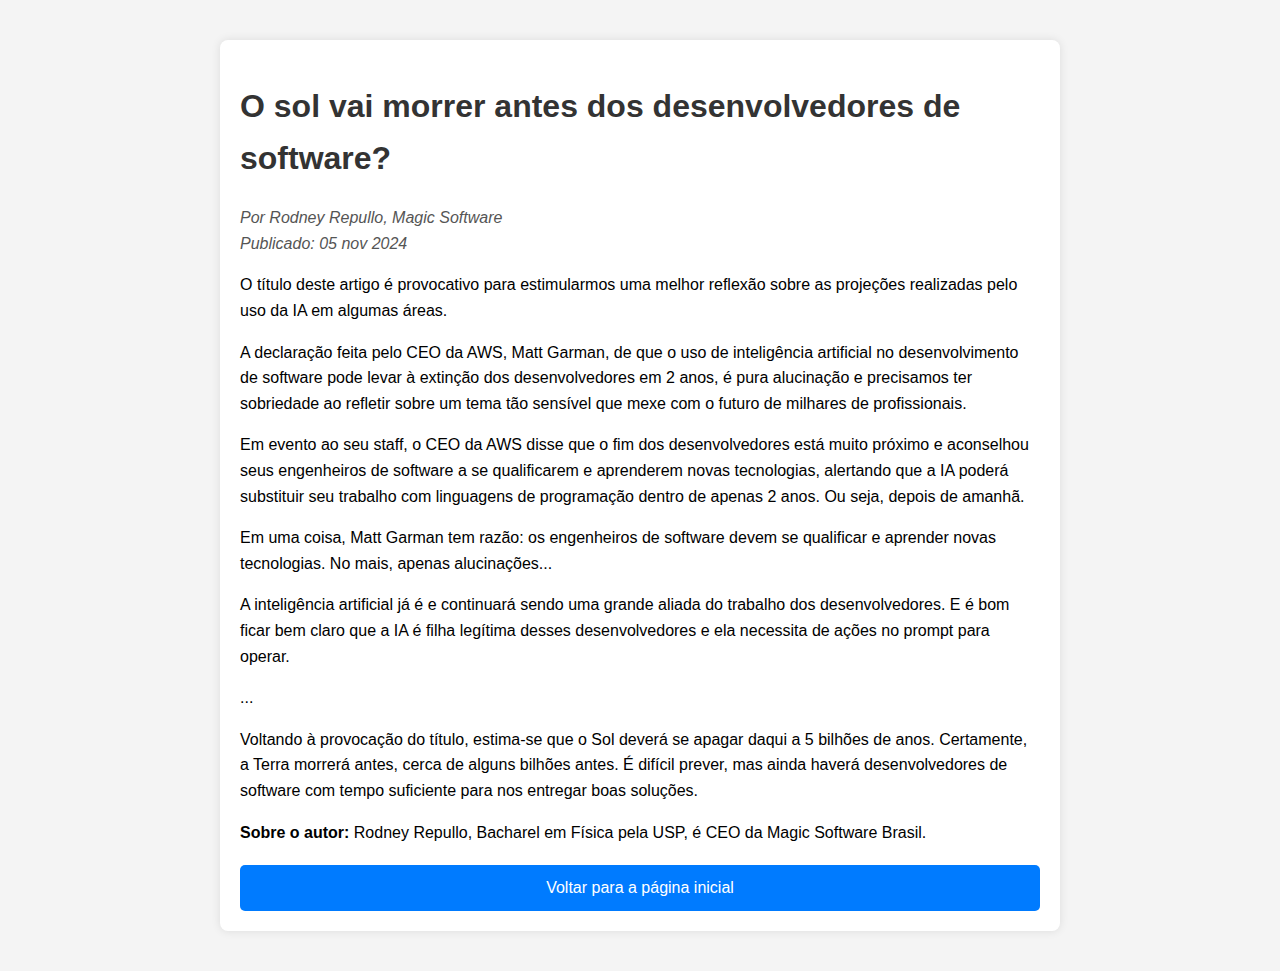
<file: paginaIA.html>
<!DOCTYPE html>
<html lang="pt-br">
<head>
    <meta charset="UTF-8">
    <meta name="viewport" content="width=device-width, initial-scale=1.0">
    <title>O sol vai morrer antes dos desenvolvedores de software?</title>
    <style>
        body {
            font-family: Arial, sans-serif;
            line-height: 1.6;
            margin: 20px;
            padding: 20px;
            background-color: #f4f4f4;
        }
        .container {
            max-width: 800px;
            margin: 0 auto;
            background: white;
            padding: 20px;
            border-radius: 8px;
            box-shadow: 0 0 10px rgba(0, 0, 0, 0.1);
            z-index: 10;
        }
        h1 {
            color: #333;
        }
        .author {
            font-style: italic;
            color: #555;
        }
        .back-link {
            display: block;
            margin-top: 20px;
            text-align: center;
            padding: 10px;
            background: #007BFF;
            color: white;
            text-decoration: none;
            border-radius: 5px;
        }
        .back-link:hover {
            background: #0056b3;
        }
        
    </style>
</head>
<body>

    <div class="container">
        <h1>O sol vai morrer antes dos desenvolvedores de software?</h1>
        <p class="author">Por Rodney Repullo, Magic Software<br>Publicado: 05 nov 2024</p>
        <p>O título deste artigo é provocativo para estimularmos uma melhor reflexão sobre as projeções realizadas pelo uso da IA em algumas áreas.</p>
        <p>A declaração feita pelo CEO da AWS, Matt Garman, de que o uso de inteligência artificial no desenvolvimento de software pode levar à extinção dos desenvolvedores em 2 anos, é pura alucinação e precisamos ter sobriedade ao refletir sobre um tema tão sensível que mexe com o futuro de milhares de profissionais.</p>
        <p>Em evento ao seu staff, o CEO da AWS disse que o fim dos desenvolvedores está muito próximo e aconselhou seus engenheiros de software a se qualificarem e aprenderem novas tecnologias, alertando que a IA poderá substituir seu trabalho com linguagens de programação dentro de apenas 2 anos. Ou seja, depois de amanhã.</p>
        <p>Em uma coisa, Matt Garman tem razão: os engenheiros de software devem se qualificar e aprender novas tecnologias. No mais, apenas alucinações...</p>
        <p>A inteligência artificial já é e continuará sendo uma grande aliada do trabalho dos desenvolvedores. E é bom ficar bem claro que a IA é filha legítima desses desenvolvedores e ela necessita de ações no prompt para operar.</p>
        <p>...</p>
        <p>Voltando à provocação do título, estima-se que o Sol deverá se apagar daqui a 5 bilhões de anos. Certamente, a Terra morrerá antes, cerca de alguns bilhões antes. É difícil prever, mas ainda haverá desenvolvedores de software com tempo suficiente para nos entregar boas soluções.</p>
        <p><strong>Sobre o autor:</strong> Rodney Repullo, Bacharel em Física pela USP, é CEO da Magic Software Brasil.</p>
        <a class="back-link" href="http://127.0.0.1:5500/indexoficial.html">Voltar para a página inicial</a>
    </div>
</body>
</html>
</file>
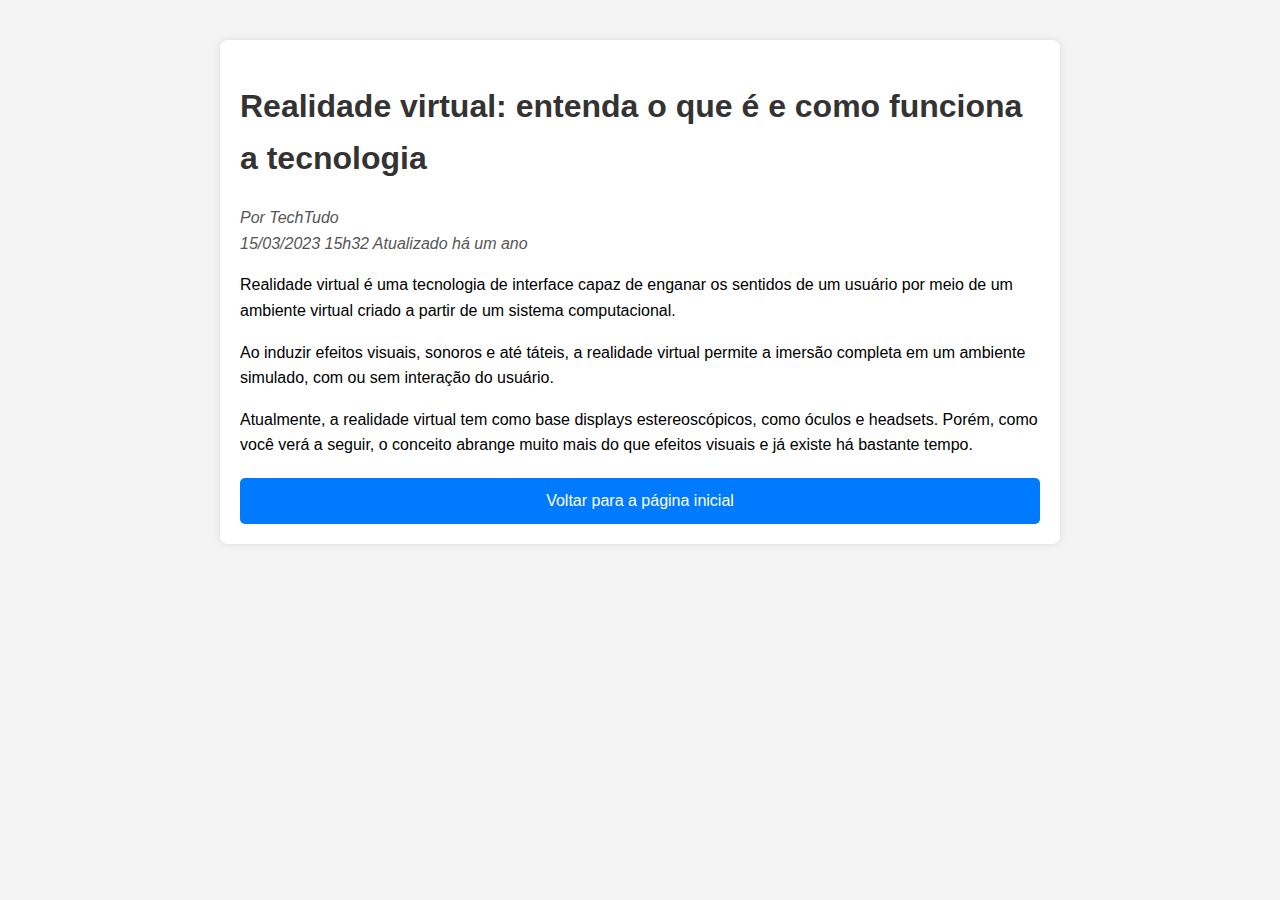
<file: PaginaRVirtual.html>
<!DOCTYPE html>
<html lang="pt-br">
<head>
    <meta charset="UTF-8">
    <meta name="viewport" content="width=device-width, initial-scale=1.0">
    <title>Realidade virtual: entenda o que é e como funciona a tecnologia</title>
    <style>
        body {
            font-family: Arial, sans-serif;
            line-height: 1.6;
            margin: 20px;
            padding: 20px;
            background-color: #f4f4f4;
        }

        .container {
            max-width: 800px;
            margin: 0 auto;
            background: white;
            padding: 20px;
            border-radius: 8px;
            box-shadow: 0 0 10px rgba(0, 0, 0, 0.1);
        }
        h1 {
            color: #333;
        }
        .author {
            font-style: italic;
            color: #555;
        }
        .back-link {
            display: block;
            margin-top: 20px;
            text-align: center;
            padding: 10px;
            background: #007BFF;
            color: white;
            text-decoration: none;
            border-radius: 5px;
        }
        .back-link:hover {
            background: #0056b3;
        }
    </style>
</head>
<body>
    <div class="container">
        <h1>Realidade virtual: entenda o que é e como funciona a tecnologia</h1>
        <p class="author">Por TechTudo<br>15/03/2023 15h32  Atualizado há um ano</p>
        <p>Realidade virtual é uma tecnologia de interface capaz de enganar os sentidos de um usuário por meio de um ambiente virtual criado a partir de um sistema computacional.</p>
        <p>Ao induzir efeitos visuais, sonoros e até táteis, a realidade virtual permite a imersão completa em um ambiente simulado, com ou sem interação do usuário.</p>
        <p>Atualmente, a realidade virtual tem como base displays estereoscópicos, como óculos e headsets. Porém, como você verá a seguir, o conceito abrange muito mais do que efeitos visuais e já existe há bastante tempo.</p>
        <a class="back-link" href="http://127.0.0.1:5500/indexoficial.html">Voltar para a página inicial</a>
    </div>
</body>
</html>
</file>
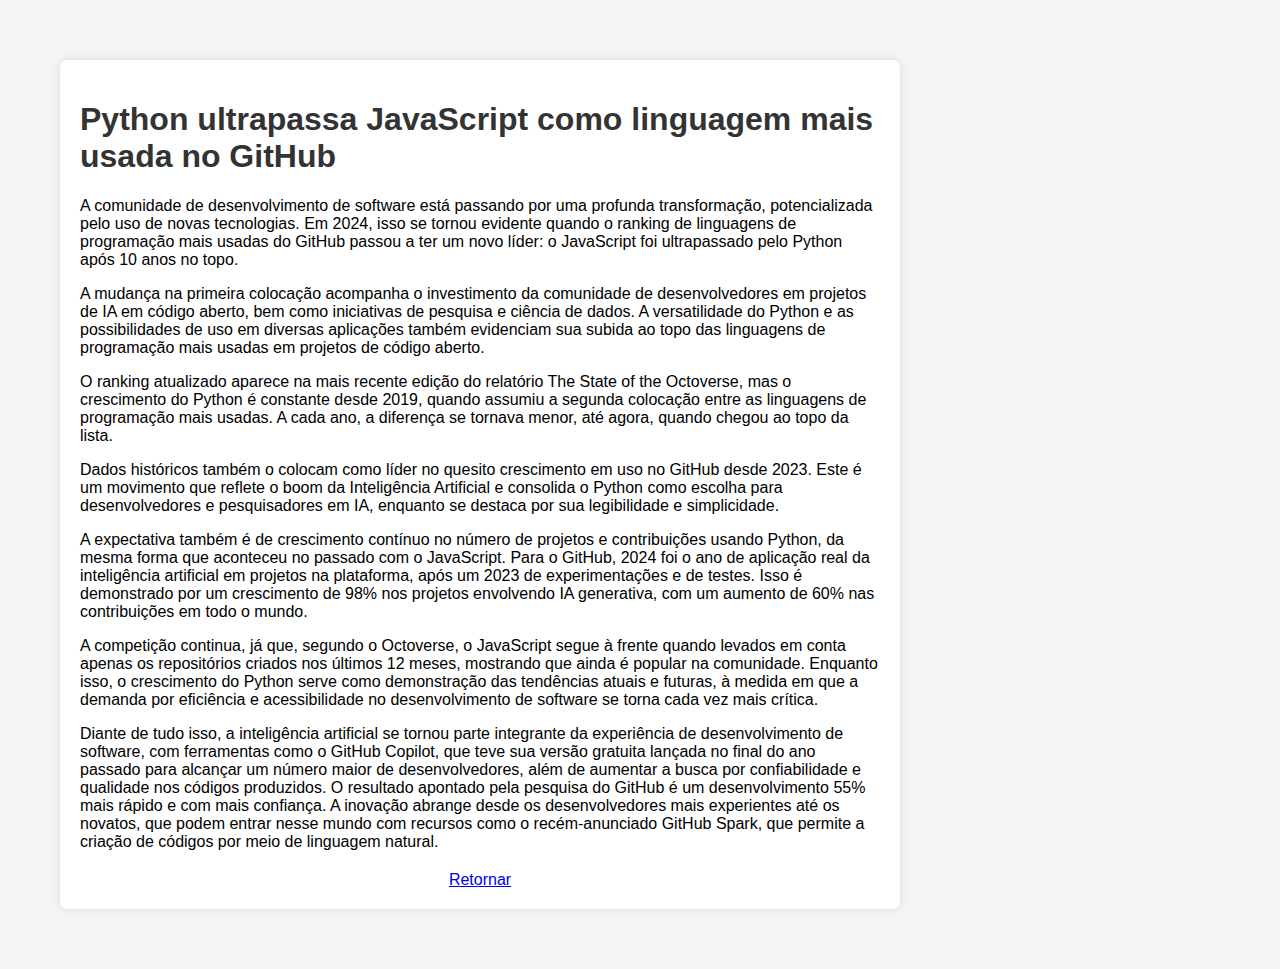
<file: python.html>
<!DOCTYPE html>
<html lang="pt-BR">
<head>
    <meta charset="UTF-8">
    <meta name="viewport" content="width=device-width, initial-scale=1.0">
    <title>Mudança no Ranking de Linguagens</title>
    <style>
        body {
            font-family: Arial, sans-serif;
            margin: 40px;
            padding: 20px;
            background-color: #f4f4f4;
        }
        .container {
            max-width: 800px;
            background: white;
            padding: 20px;
            border-radius: 8px;
            box-shadow: 0px 0px 10px rgba(0, 0, 0, 0.1);
        }
        h1 {
            color: #333;
        }
        .footer {
            margin-top: 20px;
            text-align: center;
        }
    </style>
</head>
<body>
    <div class="container">
        <h1>Python ultrapassa JavaScript como linguagem mais usada no GitHub</h1>
        
        <p>A comunidade de desenvolvimento de software está passando por uma profunda transformação, potencializada pelo uso de novas tecnologias. Em 2024, isso se tornou evidente quando o ranking de linguagens de programação mais usadas do GitHub passou a ter um novo líder: o JavaScript foi ultrapassado pelo Python após 10 anos no topo.</p>
        
        <p>A mudança na primeira colocação acompanha o investimento da comunidade de desenvolvedores em projetos de IA em código aberto, bem como iniciativas de pesquisa e ciência de dados. A versatilidade do Python e as possibilidades de uso em diversas aplicações também evidenciam sua subida ao topo das linguagens de programação mais usadas em projetos de código aberto.</p>
        
        <p>O ranking atualizado aparece na mais recente edição do relatório The State of the Octoverse, mas o crescimento do Python é constante desde 2019, quando assumiu a segunda colocação entre as linguagens de programação mais usadas. A cada ano, a diferença se tornava menor, até agora, quando chegou ao topo da lista.</p>
        
        <p>Dados históricos também o colocam como líder no quesito crescimento em uso no GitHub desde 2023. Este é um movimento que reflete o boom da Inteligência Artificial e consolida o Python como escolha para desenvolvedores e pesquisadores em IA, enquanto se destaca por sua legibilidade e simplicidade.</p>
        
        <p>A expectativa também é de crescimento contínuo no número de projetos e contribuições usando Python, da mesma forma que aconteceu no passado com o JavaScript. Para o GitHub, 2024 foi o ano de aplicação real da inteligência artificial em projetos na plataforma, após um 2023 de experimentações e de testes. Isso é demonstrado por um crescimento de 98% nos projetos envolvendo IA generativa, com um aumento de 60% nas contribuições em todo o mundo.</p>
        
        <p>A competição continua, já que, segundo o Octoverse, o JavaScript segue à frente quando levados em conta apenas os repositórios criados nos últimos 12 meses, mostrando que ainda é popular na comunidade. Enquanto isso, o crescimento do Python serve como demonstração das tendências atuais e futuras, à medida em que a demanda por eficiência e acessibilidade no desenvolvimento de software se torna cada vez mais crítica.</p>
        
        <p>Diante de tudo isso, a inteligência artificial se tornou parte integrante da experiência de desenvolvimento de software, com ferramentas como o GitHub Copilot, que teve sua versão gratuita lançada no final do ano passado para alcançar um número maior de desenvolvedores, além de aumentar a busca por confiabilidade e qualidade nos códigos produzidos. O resultado apontado pela pesquisa do GitHub é um desenvolvimento 55% mais rápido e com mais confiança. A inovação abrange desde os desenvolvedores mais experientes até os novatos, que podem entrar nesse mundo com recursos como o recém-anunciado GitHub Spark, que permite a criação de códigos por meio de linguagem natural.</p>
        
        <div class="footer">
            <a href="http://127.0.0.1:5500/indexoficial.html">Retornar</a>
        </div>
    </div>
</body>
</html>
</file>
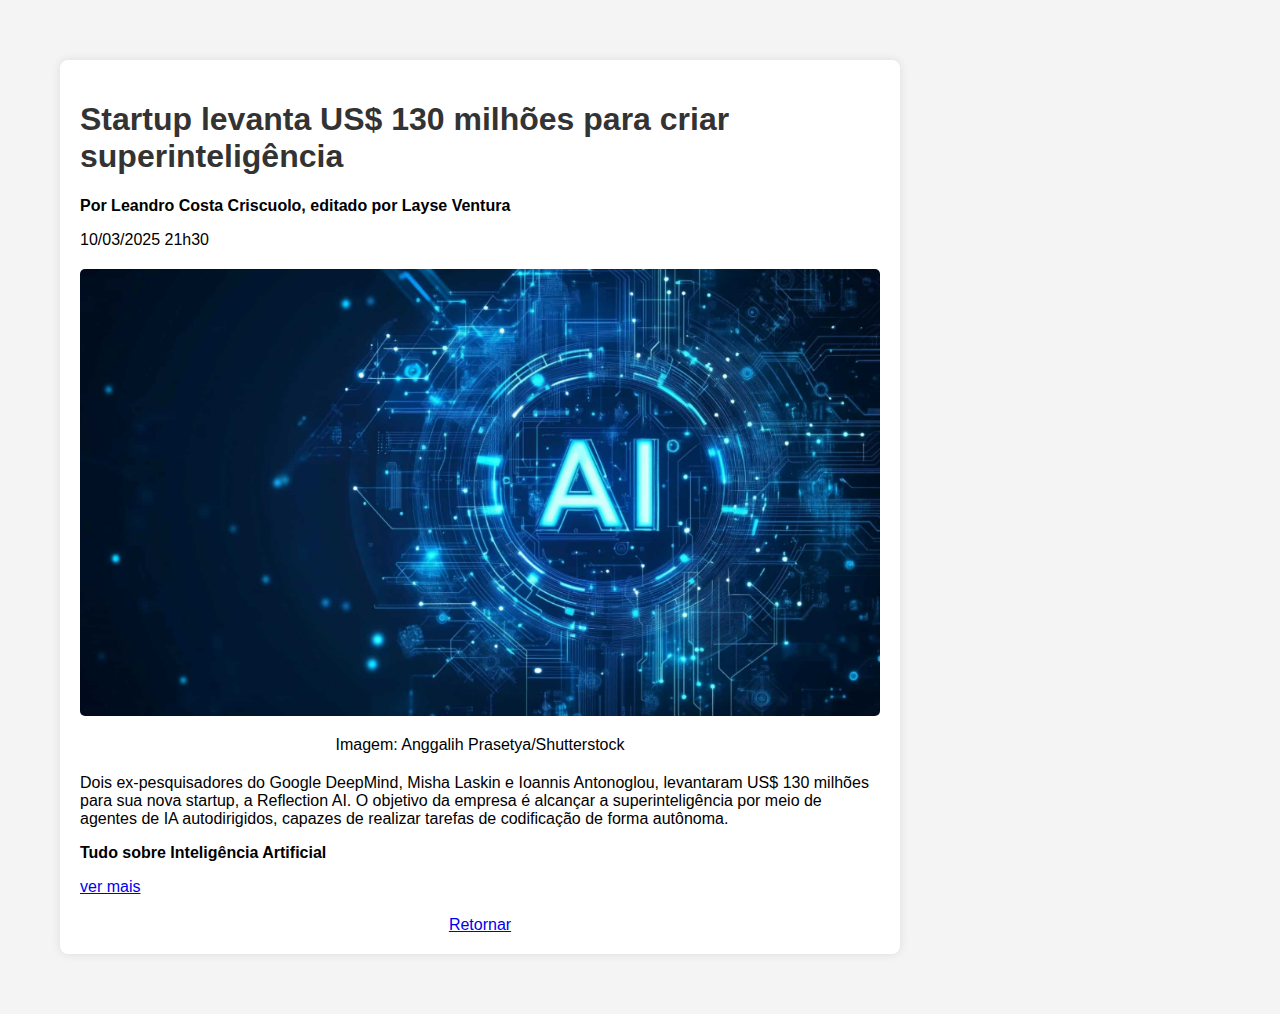
<file: startup.html>
<!DOCTYPE html>
<html lang="pt-BR">
<head>
    <meta charset="UTF-8">
    <meta name="viewport" content="width=device-width, initial-scale=1.0">
    <title>Startup Reflection AI</title>
    <style>
        body {
            font-family: Arial, sans-serif;
            margin: 40px;
            padding: 20px;
            background-color: #f4f4f4;
        }
        .container {
            max-width: 800px;
            background: white;
            padding: 20px;
            border-radius: 8px;
            box-shadow: 0px 0px 10px rgba(0, 0, 0, 0.1);
        }
        h1 {
            color: #333;
        }
        .image-container {
            text-align: center;
            margin: 20px 0;
        }
        .image-container img {
            max-width: 100%;
            height: auto;
            border-radius: 5px;
        }
        .footer {
            margin-top: 20px;
            text-align: center;
        }
    </style>
</head>
<body>
    <div class="container">
        <h1>Startup levanta US$ 130 milhões para criar superinteligência</h1>
        <p><strong>Por Leandro Costa Criscuolo, editado por Layse Ventura</strong></p>
        <p>10/03/2025 21h30</p>
        
        <div class="image-container">
            <img src="img/Imagem IA - startup.png" alt="Imagem representando IA e segurança">
            <p>Imagem: Anggalih Prasetya/Shutterstock</p>
        </div>
        
        <p>Dois ex-pesquisadores do Google DeepMind, Misha Laskin e Ioannis Antonoglou, levantaram US$ 130 milhões para sua nova startup, a Reflection AI. O objetivo da empresa é alcançar a superinteligência por meio de agentes de IA autodirigidos, capazes de realizar tarefas de codificação de forma autônoma.</p>
        
        <p><strong>Tudo sobre Inteligência Artificial</strong></p>
        <p><a href="#">ver mais</a></p>
        
        <div class="footer">
            <a href="http://127.0.0.1:5500/indexoficial.html">Retornar</a>
        </div>
    </div>
</body>
</html>
</file>
